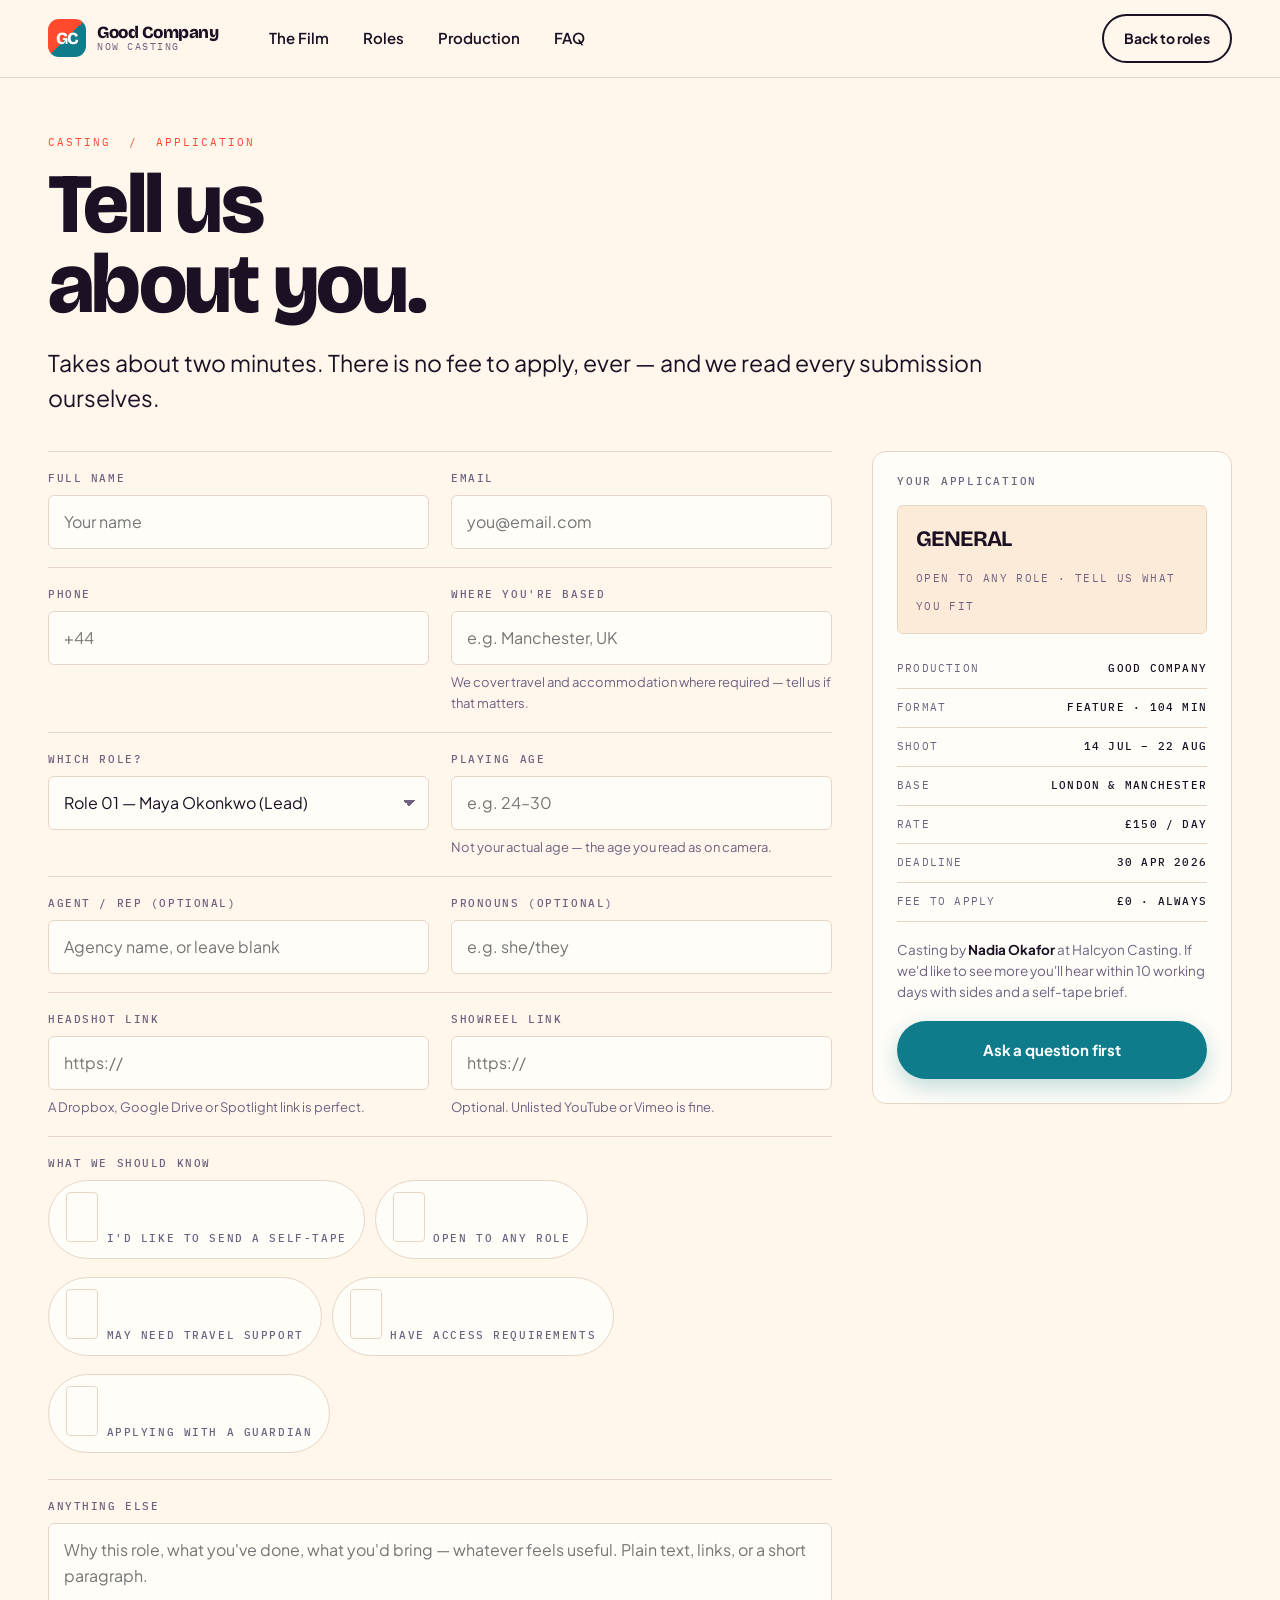
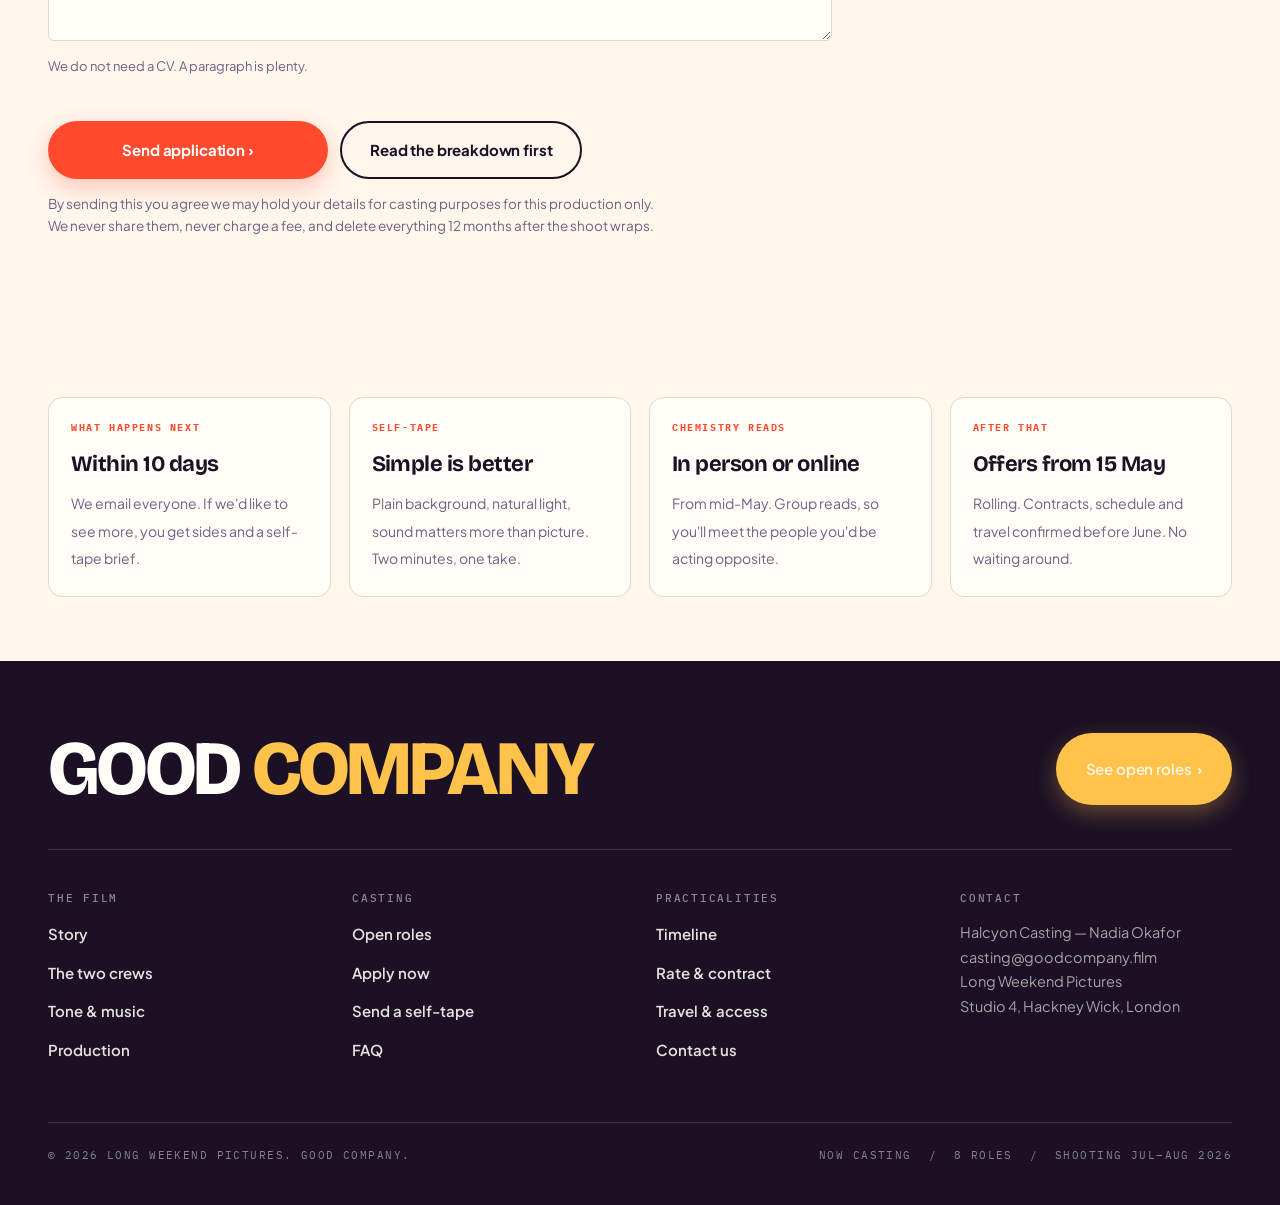
<file: apply.html>
<!DOCTYPE html>
<html lang="en">
<head>
<meta charset="utf-8">
<meta name="viewport" content="width=device-width, initial-scale=1, viewport-fit=cover">
<title>Apply — GOOD COMPANY Casting</title>
<meta name="description" content="Apply for a role in GOOD COMPANY. No fee, no agent required. Self-tapes welcome. Submissions close 30 April 2026.">
<meta name="theme-color" content="#FF4A2E">
<link rel="preconnect" href="https://fonts.googleapis.com">
<link rel="preconnect" href="https://fonts.gstatic.com" crossorigin>
<link href="https://fonts.googleapis.com/css2?family=Bricolage+Grotesque:opsz,wght@12..96,400..800&family=Plus+Jakarta+Sans:wght@400;500;600;700&family=IBM+Plex+Mono:wght@400;500&display=swap" rel="stylesheet">
<link rel="stylesheet" href="styles.css">
</head>
<body>

<nav class="nav">
  <div class="nav__in">
    <a class="brand" href="index.html">
      <div class="brand__mark"><span>GC</span></div>
      <div class="brand__txt"><b>Good Company</b><i>Now Casting</i></div>
    </a>
    <div class="nav__links">
      <a href="index.html" data-nav="index.html">The Film</a>
      <a href="roles.html" data-nav="roles.html">Roles</a>
      <a href="production.html" data-nav="production.html">Production</a>
      <a href="production.html#faq">FAQ</a>
    </div>
    <div class="nav__cta">
      <a class="btn btn--ghost btn--sm" href="roles.html">Back to roles</a>
    </div>
  </div>
</nav>

<header class="section" style="padding-top:56px; padding-bottom:36px">
  <div class="wrap">
    <p class="eyebrow">Casting &nbsp;/&nbsp; Application</p>
    <h1 class="h-lg" style="max-width:16ch">Tell us<br>about you.</h1>
    <p class="lede" style="margin-top:22px">
      Takes about two minutes. There is no fee to apply, ever &mdash; and we read every submission ourselves.
    </p>
  </div>
</header>

<section class="section" style="padding-top:0">
  <div class="wrap">
    <div id="applyOut" hidden></div>

    <div class="apply-layout">
      <!-- ====== FORM ====== -->
      <form class="form" id="applyForm" novalidate>
        <div class="form__row">
          <div class="field">
            <label for="aName">Full name</label>
            <input id="aName" type="text" required autocomplete="name" placeholder="Your name">
          </div>
          <div class="field">
            <label for="aEmail">Email</label>
            <input id="aEmail" type="email" required autocomplete="email" placeholder="you@email.com">
          </div>
        </div>

        <div class="form__row">
          <div class="field">
            <label for="aPhone">Phone</label>
            <input id="aPhone" type="tel" autocomplete="tel" placeholder="+44">
          </div>
          <div class="field">
            <label for="aLocation">Where you&#39;re based</label>
            <input id="aLocation" type="text" placeholder="e.g. Manchester, UK">
            <span class="hint">We cover travel and accommodation where required &mdash; tell us if that matters.</span>
          </div>
        </div>

        <div class="form__row">
          <div class="field">
            <label for="aRole">Which role?</label>
            <select id="aRole" name="role"></select>
          </div>
          <div class="field">
            <label for="aAge">Playing age</label>
            <input id="aAge" type="text" placeholder="e.g. 24&ndash;30">
            <span class="hint">Not your actual age &mdash; the age you read as on camera.</span>
          </div>
        </div>

        <div class="form__row">
          <div class="field">
            <label for="aAgent">Agent / rep (optional)</label>
            <input id="aAgent" type="text" placeholder="Agency name, or leave blank">
          </div>
          <div class="field">
            <label for="aPronouns">Pronouns (optional)</label>
            <input id="aPronouns" type="text" placeholder="e.g. she/they">
          </div>
        </div>

        <div class="form__row">
          <div class="field">
            <label for="aHeadshot">Headshot link</label>
            <input id="aHeadshot" type="url" placeholder="https://">
            <span class="hint">A Dropbox, Google Drive or Spotlight link is perfect.</span>
          </div>
          <div class="field">
            <label for="aReel">Showreel link</label>
            <input id="aReel" type="url" placeholder="https://">
            <span class="hint">Optional. Unlisted YouTube or Vimeo is fine.</span>
          </div>
        </div>

        <div class="form__row form__row--full">
          <div class="field">
            <label>What we should know</label>
            <div class="checks" style="margin-top:6px">
              <label class="check"><input id="aTape" type="checkbox" name="opt" value="selftape"> I&#39;d like to send a self-tape</label>
              <label class="check"><input type="checkbox" name="opt" value="any"> Open to any role</label>
              <label class="check"><input type="checkbox" name="opt" value="travel"> May need travel support</label>
              <label class="check"><input type="checkbox" name="opt" value="access"> Have access requirements</label>
              <label class="check"><input type="checkbox" name="opt" value="under18"> Applying with a guardian</label>
            </div>
          </div>
        </div>

        <div class="form__row form__row--full">
          <div class="field">
            <label for="aNote">Anything else</label>
            <textarea id="aNote" placeholder="Why this role, what you&#39;ve done, what you&#39;d bring &mdash; whatever feels useful. Plain text, links, or a short paragraph."></textarea>
            <span class="hint">We do not need a CV. A paragraph is plenty.</span>
          </div>
        </div>

        <div class="form-actions">
          <button class="btn btn--primary btn--wide" type="submit" style="max-width:280px">Send application &rsaquo;</button>
          <a class="btn btn--ghost" href="roles.html">Read the breakdown first</a>
        </div>
        <p style="margin:8px 0 0; color:var(--muted); font-size:13.5px; max-width:62ch">
          By sending this you agree we may hold your details for casting purposes for this production only.
          We never share them, never charge a fee, and delete everything 12 months after the shoot wraps.
        </p>
      </form>

      <!-- ====== SUMMARY ====== -->
      <aside class="summary">
        <h3>Your application</h3>
        <div class="summary__role" id="sumRole">
          <b>General</b>
          <span>Open to any role</span>
        </div>
        <dl>
          <div class="row"><dt>Production</dt><dd><b>Good Company</b></dd></div>
          <div class="row"><dt>Format</dt><dd><b>Feature &middot; 104 min</b></dd></div>
          <div class="row"><dt>Shoot</dt><dd><b>14 Jul &ndash; 22 Aug</b></dd></div>
          <div class="row"><dt>Base</dt><dd><b>London &amp; Manchester</b></dd></div>
          <div class="row"><dt>Rate</dt><dd><b>&pound;150 / day</b></dd></div>
          <div class="row"><dt>Deadline</dt><dd><b>30 Apr 2026</b></dd></div>
          <div class="row"><dt>Fee to apply</dt><dd><b>&pound;0 &middot; Always</b></dd></div>
        </dl>
        <p style="margin:18px 0 0; color:var(--muted); font-size:13.5px; line-height:1.55">
          Casting by <strong style="color:var(--ink)">Nadia Okafor</strong> at Halcyon Casting.
          If we&#39;d like to see more you&#39;ll hear within 10 working days with sides and a self-tape brief.
        </p>
        <a class="btn btn--teal btn--wide" style="margin-top:18px" href="production.html#contact">Ask a question first</a>
      </aside>
    </div>
  </div>
</section>

<section class="section section--tight">
  <div class="wrap">
    <div class="spec-grid">
      <div class="spec">
        <b>What happens next</b>
        <strong>Within 10 days</strong>
        <span>We email everyone. If we&#39;d like to see more, you get sides and a self-tape brief.</span>
      </div>
      <div class="spec">
        <b>Self-tape</b>
        <strong>Simple is better</strong>
        <span>Plain background, natural light, sound matters more than picture. Two minutes, one take.</span>
      </div>
      <div class="spec">
        <b>Chemistry reads</b>
        <strong>In person or online</strong>
        <span>From mid-May. Group reads, so you&#39;ll meet the people you&#39;d be acting opposite.</span>
      </div>
      <div class="spec">
        <b>After that</b>
        <strong>Offers from 15 May</strong>
        <span>Rolling. Contracts, schedule and travel confirmed before June. No waiting around.</span>
      </div>
    </div>
  </div>
</section>

<footer class="footer">
  <div class="wrap">
    <div class="footer__top">
      <h2>Good <em>Company</em></h2>
      <a class="btn btn--sun" href="roles.html">See open roles &nbsp;&rsaquo;</a>
    </div>
    <div class="footer__cols">
      <section>
        <h4>The Film</h4>
        <ul>
          <li><a href="index.html#story">Story</a></li>
          <li><a href="index.html#crews">The two crews</a></li>
          <li><a href="index.html#tone">Tone &amp; music</a></li>
          <li><a href="production.html">Production</a></li>
        </ul>
      </section>
      <section>
        <h4>Casting</h4>
        <ul>
          <li><a href="roles.html">Open roles</a></li>
          <li><a href="apply.html">Apply now</a></li>
          <li><a href="apply.html?selftape=1">Send a self-tape</a></li>
          <li><a href="production.html#faq">FAQ</a></li>
        </ul>
      </section>
      <section>
        <h4>Practicalities</h4>
        <ul>
          <li><a href="production.html#timeline">Timeline</a></li>
          <li><a href="production.html#pay">Rate &amp; contract</a></li>
          <li><a href="production.html#travel">Travel &amp; access</a></li>
          <li><a href="production.html#contact">Contact us</a></li>
        </ul>
      </section>
      <section>
        <h4>Contact</h4>
        <address>
          Halcyon Casting &mdash; Nadia Okafor<br>
          casting@goodcompany.film<br>
          Long Weekend Pictures<br>
          Studio 4, Hackney Wick, London
        </address>
      </section>
    </div>
    <div class="footer__foot">
      <span>&copy; 2026 Long Weekend Pictures. Good Company.</span>
      <span>Now casting &nbsp;/&nbsp; 8 roles &nbsp;/&nbsp; Shooting Jul&ndash;Aug 2026</span>
    </div>
  </div>
</footer>

<script src="app.js"></script>
</body>
</html>
</file>
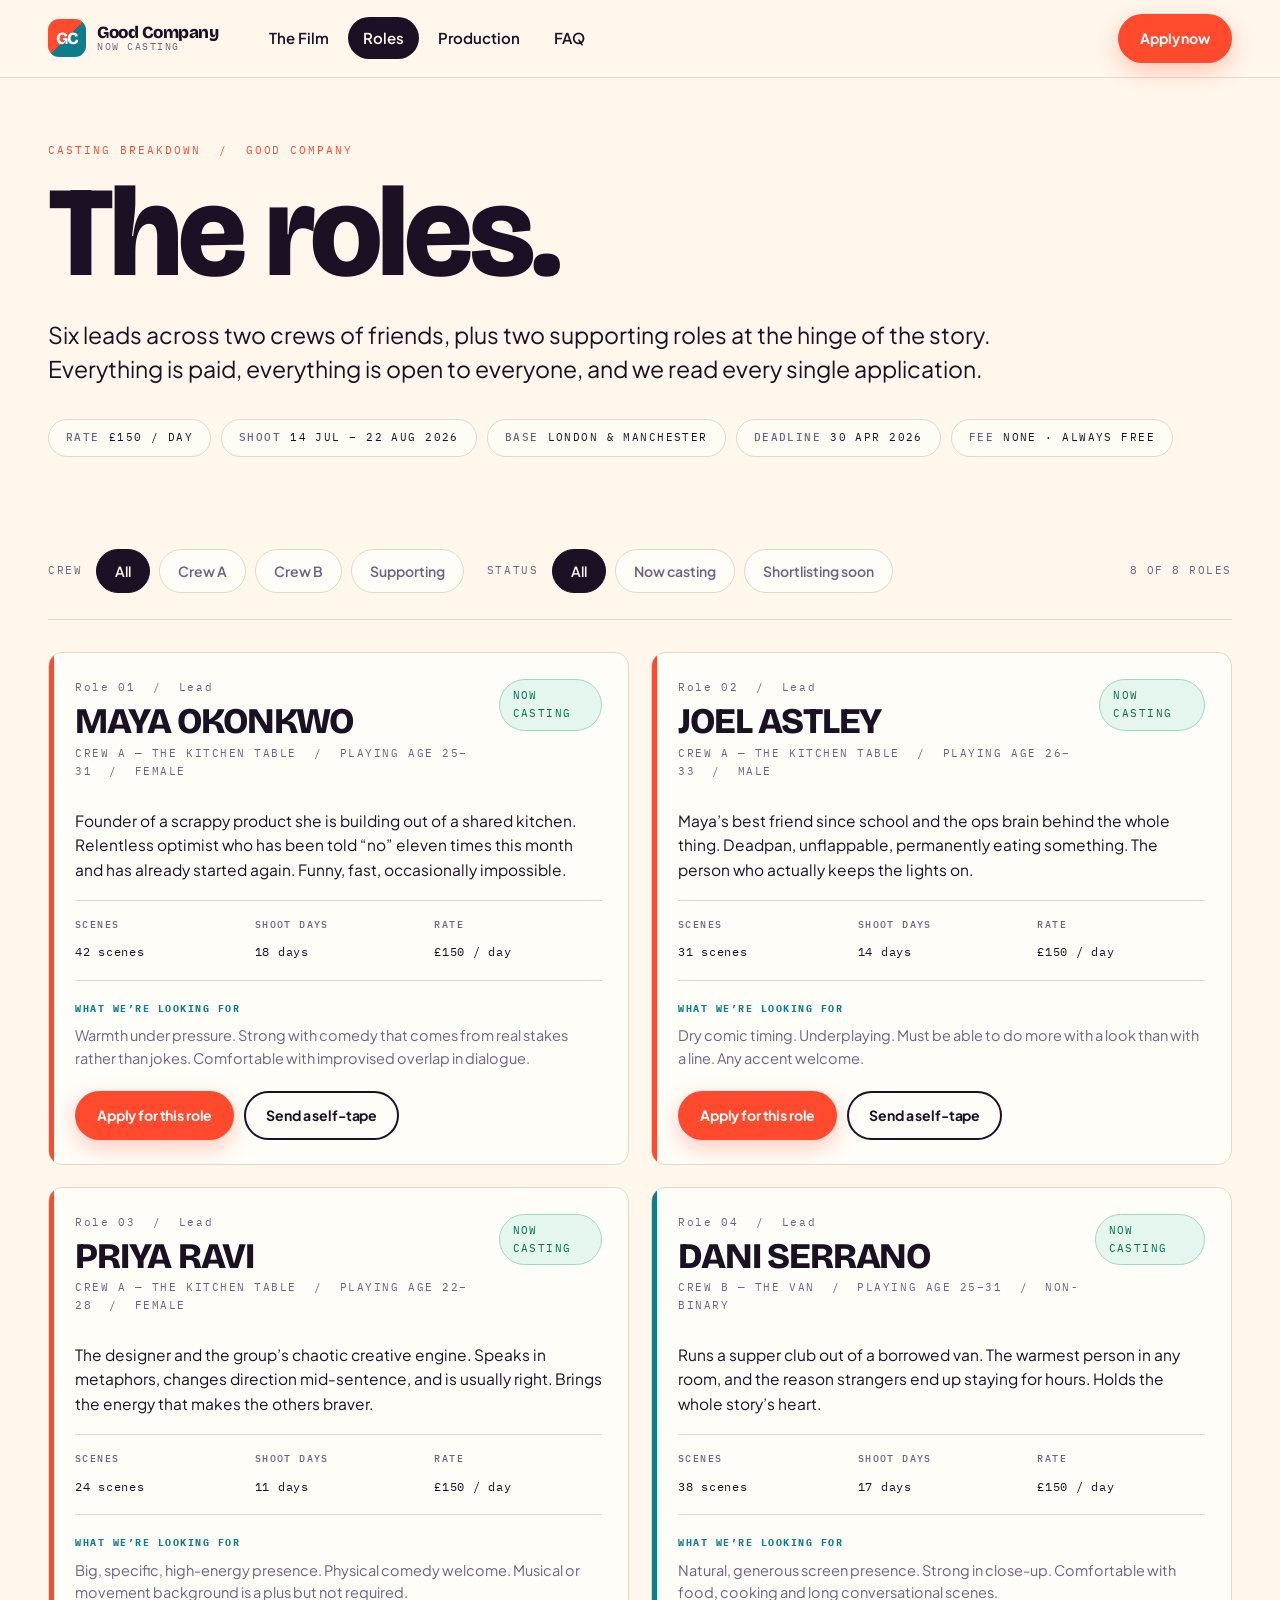
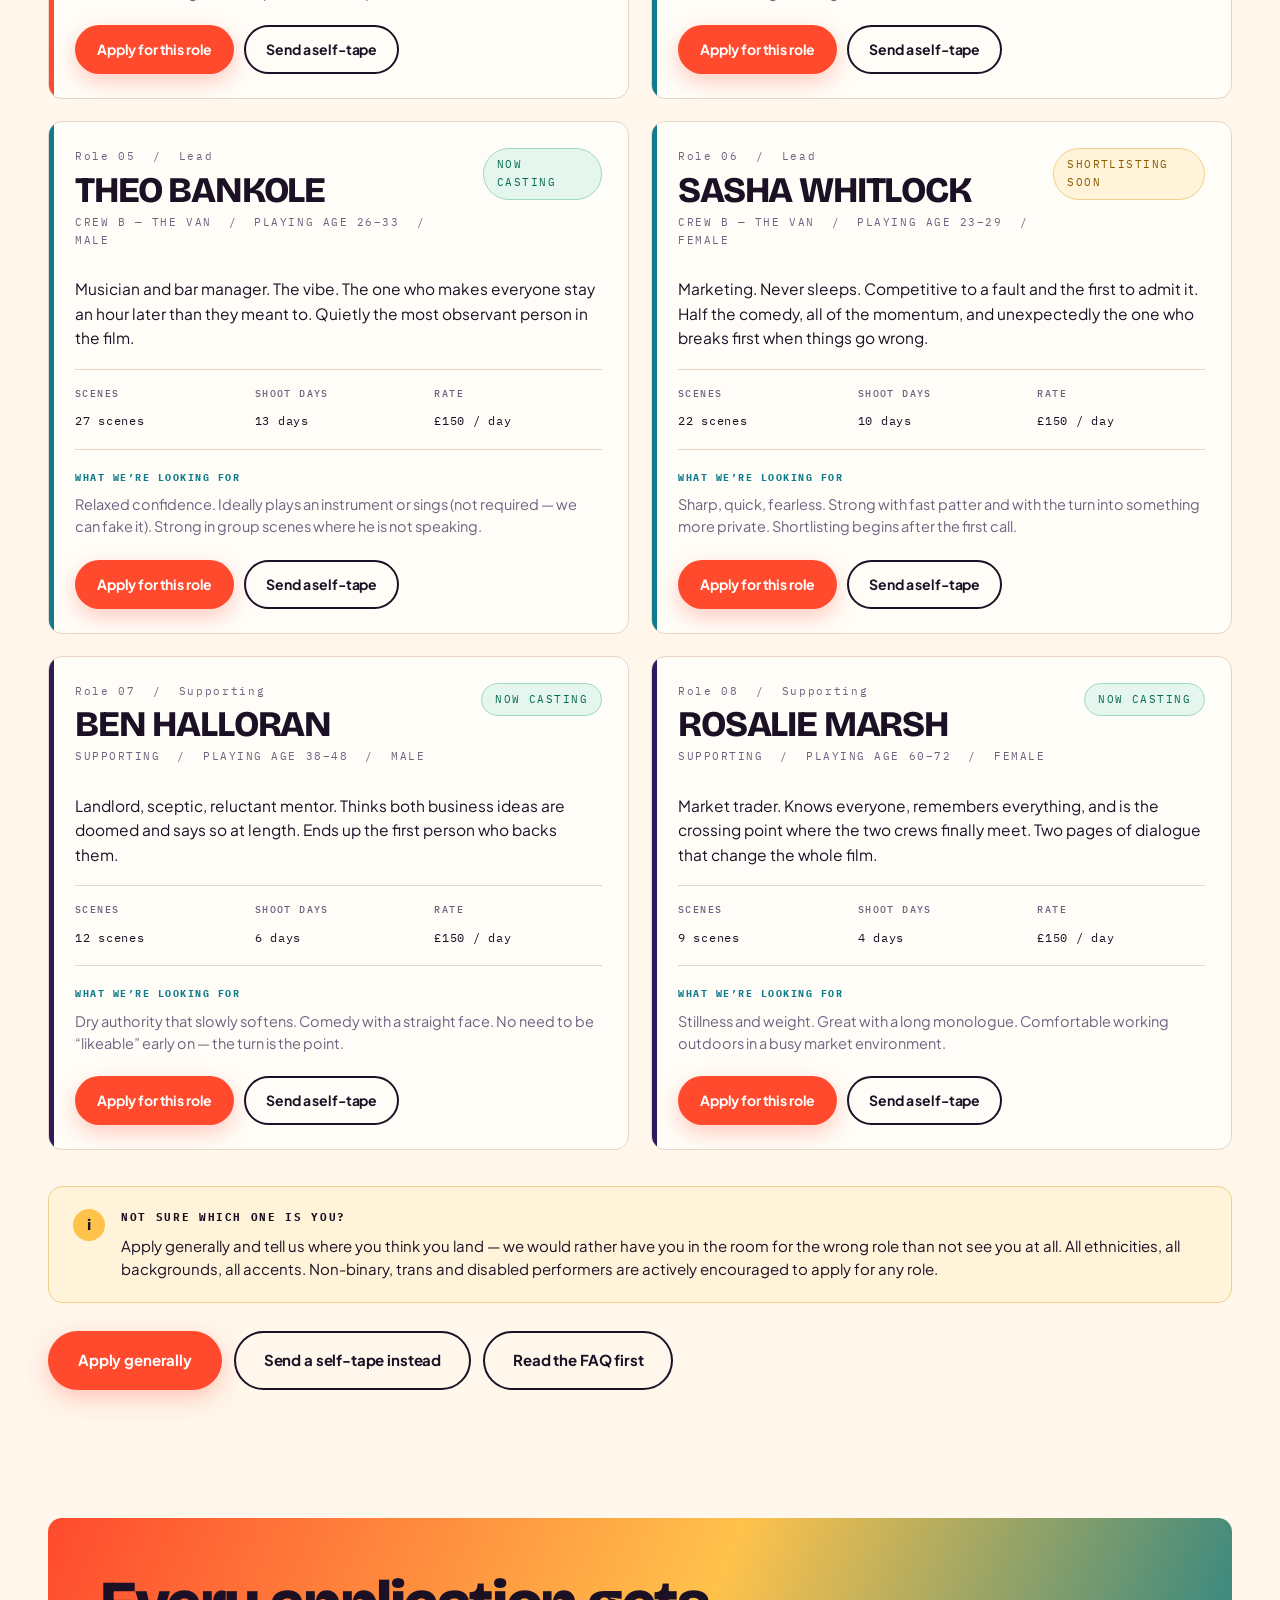
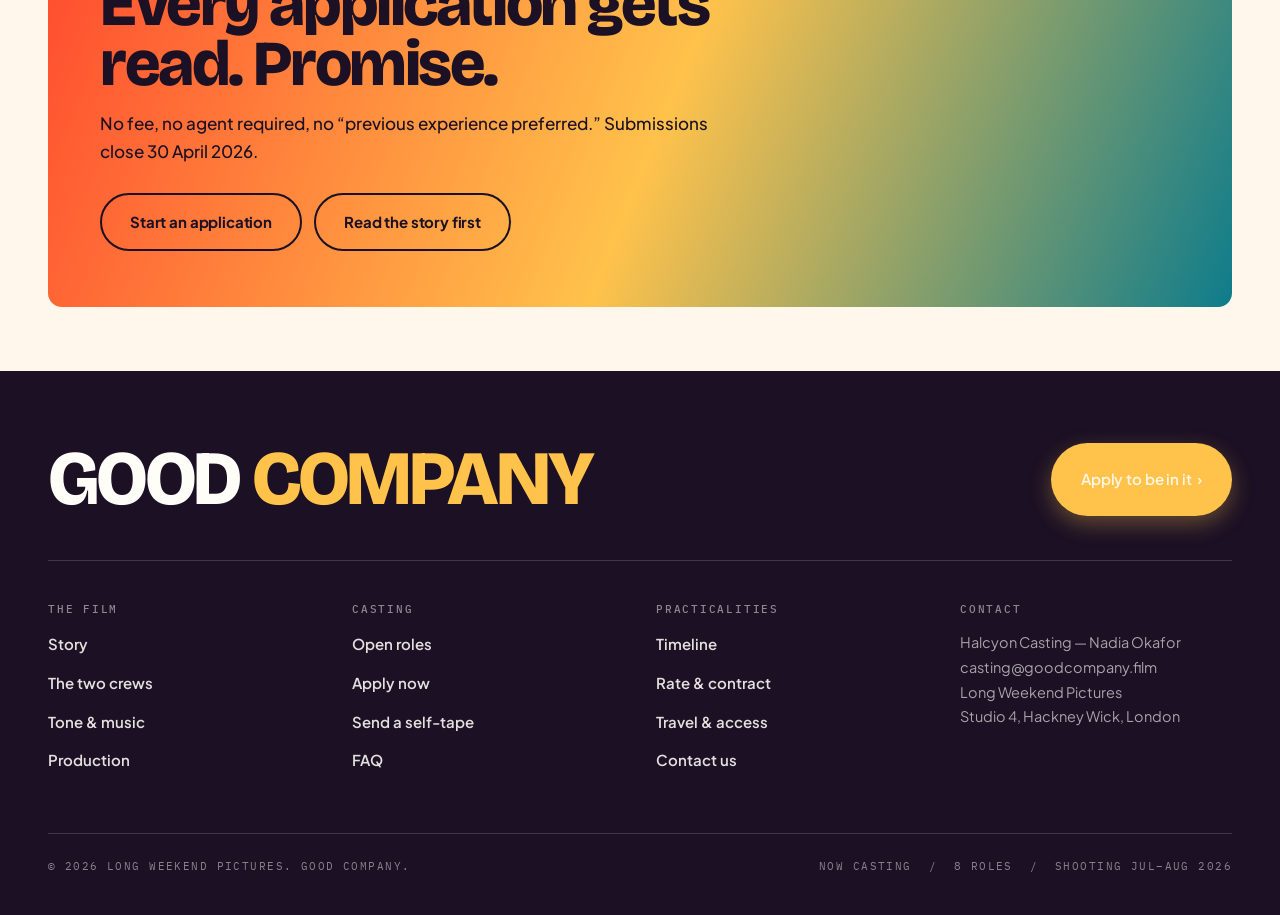
<file: roles.html>
<!DOCTYPE html>
<html lang="en">
<head>
<meta charset="utf-8">
<meta name="viewport" content="width=device-width, initial-scale=1, viewport-fit=cover">
<title>Open Roles — GOOD COMPANY Casting</title>
<meta name="description" content="Eight roles now casting for GOOD COMPANY: six leads across two crews of friends, plus two supporting roles. Paid at &pound;150 per day. Shooting summer 2026.">
<meta name="theme-color" content="#FF4A2E">
<link rel="preconnect" href="https://fonts.googleapis.com">
<link rel="preconnect" href="https://fonts.gstatic.com" crossorigin>
<link href="https://fonts.googleapis.com/css2?family=Bricolage+Grotesque:opsz,wght@12..96,400..800&family=Plus+Jakarta+Sans:wght@400;500;600;700&family=IBM+Plex+Mono:wght@400;500&display=swap" rel="stylesheet">
<link rel="stylesheet" href="styles.css">
</head>
<body>

<nav class="nav">
  <div class="nav__in">
    <a class="brand" href="index.html">
      <div class="brand__mark"><span>GC</span></div>
      <div class="brand__txt"><b>Good Company</b><i>Now Casting</i></div>
    </a>
    <div class="nav__links">
      <a href="index.html" data-nav="index.html">The Film</a>
      <a href="roles.html" data-nav="roles.html">Roles</a>
      <a href="production.html" data-nav="production.html">Production</a>
      <a href="production.html#faq">FAQ</a>
    </div>
    <div class="nav__cta">
      <a class="btn btn--primary btn--sm" href="apply.html">Apply now</a>
    </div>
  </div>
</nav>

<header class="section" style="padding-top:64px; padding-bottom:0">
  <div class="wrap">
    <p class="eyebrow">Casting breakdown &nbsp;/&nbsp; GOOD COMPANY</p>
    <h1 class="h-xl" style="max-width:16ch">The roles.</h1>
    <p class="lede" style="margin-top:24px">
      Six leads across two crews of friends, plus two supporting roles at the hinge of the story.
      Everything is paid, everything is open to everyone, and we read every single application.
    </p>

    <div class="hero__facts" style="justify-content:flex-start; margin:32px 0 8px">
      <div class="fact"><b>Rate</b><span>&pound;150 / day</span></div>
      <div class="fact"><b>Shoot</b><span>14 Jul &ndash; 22 Aug 2026</span></div>
      <div class="fact"><b>Base</b><span>London &amp; Manchester</span></div>
      <div class="fact"><b>Deadline</b><span>30 Apr 2026</span></div>
      <div class="fact"><b>Fee</b><span>None &middot; Always free</span></div>
    </div>
  </div>
</header>

<section class="section section--tight">
  <div class="wrap">
    <div class="filters">
      <span class="filters__lbl">Crew</span>
      <button class="chip is-on" type="button" data-filter="group" data-value="all">All</button>
      <button class="chip" type="button" data-filter="group" data-value="a">Crew A</button>
      <button class="chip" type="button" data-filter="group" data-value="b">Crew B</button>
      <button class="chip" type="button" data-filter="group" data-value="s">Supporting</button>

      <span class="filters__lbl" style="margin-left:14px">Status</span>
      <button class="chip is-on" type="button" data-filter="status" data-value="all">All</button>
      <button class="chip" type="button" data-filter="status" data-value="open">Now casting</button>
      <button class="chip" type="button" data-filter="status" data-value="soon">Shortlisting soon</button>

      <span class="filters__count" id="roleCount">8 of 8 roles</span>
    </div>

    <div class="roles" id="roleHost"></div>

    <div class="alert alert--info" style="margin-top:36px">
      <div class="alert__icon">i</div>
      <div>
        <b>Not sure which one is you?</b>
        <p>
          Apply generally and tell us where you think you land &mdash; we would rather have you in the room
          for the wrong role than not see you at all. All ethnicities, all backgrounds, all accents.
          Non-binary, trans and disabled performers are actively encouraged to apply for any role.
        </p>
      </div>
    </div>

    <div style="display:flex; gap:12px; flex-wrap:wrap">
      <a class="btn btn--primary" href="apply.html">Apply generally</a>
      <a class="btn btn--ghost" href="apply.html?selftape=1">Send a self-tape instead</a>
      <a class="btn btn--ghost" href="production.html#faq">Read the FAQ first</a>
    </div>
  </div>
</section>

<section class="section section--tight">
  <div class="wrap">
    <div class="cta">
      <h2>Every application gets read. Promise.</h2>
      <p>No fee, no agent required, no &ldquo;previous experience preferred.&rdquo; Submissions close 30 April 2026.</p>
      <div class="cta__acts">
        <a class="btn btn--ghost" href="apply.html">Start an application</a>
        <a class="btn btn--ghost" href="index.html#story">Read the story first</a>
      </div>
    </div>
  </div>
</section>

<footer class="footer">
  <div class="wrap">
    <div class="footer__top">
      <h2>Good <em>Company</em></h2>
      <a class="btn btn--sun" href="apply.html">Apply to be in it &nbsp;&rsaquo;</a>
    </div>
    <div class="footer__cols">
      <section>
        <h4>The Film</h4>
        <ul>
          <li><a href="index.html#story">Story</a></li>
          <li><a href="index.html#crews">The two crews</a></li>
          <li><a href="index.html#tone">Tone &amp; music</a></li>
          <li><a href="production.html">Production</a></li>
        </ul>
      </section>
      <section>
        <h4>Casting</h4>
        <ul>
          <li><a href="roles.html">Open roles</a></li>
          <li><a href="apply.html">Apply now</a></li>
          <li><a href="apply.html?selftape=1">Send a self-tape</a></li>
          <li><a href="production.html#faq">FAQ</a></li>
        </ul>
      </section>
      <section>
        <h4>Practicalities</h4>
        <ul>
          <li><a href="production.html#timeline">Timeline</a></li>
          <li><a href="production.html#pay">Rate &amp; contract</a></li>
          <li><a href="production.html#travel">Travel &amp; access</a></li>
          <li><a href="production.html#contact">Contact us</a></li>
        </ul>
      </section>
      <section>
        <h4>Contact</h4>
        <address>
          Halcyon Casting &mdash; Nadia Okafor<br>
          casting@goodcompany.film<br>
          Long Weekend Pictures<br>
          Studio 4, Hackney Wick, London
        </address>
      </section>
    </div>
    <div class="footer__foot">
      <span>&copy; 2026 Long Weekend Pictures. Good Company.</span>
      <span>Now casting &nbsp;/&nbsp; 8 roles &nbsp;/&nbsp; Shooting Jul&ndash;Aug 2026</span>
    </div>
  </div>
</footer>

<script src="app.js"></script>
</body>
</html>
</file>
<file: styles.css>
/* ============================================================
   GOOD COMPANY — casting call
   Two crews that converge. Warm, upbeat, editorial.
   ============================================================ */

:root{
  --paper:#FFF6EC;
  --paper-2:#FDEBDA;
  --ink:#1B1024;
  --coral:#FF4A2E;
  --coral-dk:#E23A20;
  --teal:#0E7C8B;
  --teal-dk:#0A6270;
  --marigold:#FFC24B;
  --plum:#2E1A5E;
  --mint:#CFEFE2;
  --blush:#FFD9CE;
  --sky:#D8E9FF;
  --muted:#6F6280;
  --line:#E7D6C6;
  --white:#FFFDF8;

  --display:"Bricolage Grotesque","Archivo Black",system-ui,sans-serif;
  --body:"Plus Jakarta Sans",Inter,system-ui,sans-serif;
  --mono:"IBM Plex Mono",ui-monospace,monospace;

  --pad:48px;
  --gutter:32px;
  --r-s:6px;
  --r-m:14px;
  --ease:cubic-bezier(.22,1,.36,1);
  --ease-soft:cubic-bezier(.4,0,.2,1);
}
@media (max-width:1199px){ :root{ --pad:32px; --gutter:24px } }
@media (max-width:767px){ :root{ --pad:20px; --gutter:16px } }

*,*::before,*::after{box-sizing:border-box}
html{-webkit-text-size-adjust:100%; scroll-behavior:smooth}
body{
  margin:0; background:var(--paper); color:var(--ink);
  font-family:var(--body); font-size:17px; line-height:1.62;
  -webkit-font-smoothing:antialiased; overflow-x:hidden;
}
img{display:block; max-width:100%}
[hidden]{display:none !important}
button{font:inherit; color:inherit; background:none; border:0; cursor:pointer}
input,select,textarea{font:inherit; color:inherit}
a{color:inherit}
:focus-visible{outline:3px solid var(--coral); outline-offset:3px; border-radius:2px}

.u-mono{font-family:var(--mono); font-size:11px; letter-spacing:.16em; text-transform:uppercase; line-height:1.3}
.u-sr{position:absolute; width:1px; height:1px; padding:0; margin:-1px; overflow:hidden; clip:rect(0 0 0 0); white-space:nowrap; border:0}
.u-mute{color:var(--mute)}
.u-wrap{overflow-wrap:anywhere}

/* ---------- shared layout ---------- */
.wrap{max-width:1320px; margin:0 auto; padding:0 var(--pad)}
.section{padding:96px 0}
.section--tight{padding:64px 0}
@media (max-width:767px){ .section{padding:64px 0} }

.rule{height:1px; background:var(--line); border:0; margin:0}

.eyebrow{
  font-family:var(--mono); font-size:11px; letter-spacing:.18em; text-transform:uppercase;
  color:var(--coral); margin:0 0 14px;
}
.eyebrow--teal{color:var(--teal)}
.eyebrow--ink{color:var(--ink); opacity:.55}

h1,h2,h3,h4{margin:0; font-family:var(--display); font-weight:800; letter-spacing:-.032em; line-height:.94}
.h-xl{font-size:clamp(52px,10vw,148px)}
.h-lg{font-size:clamp(40px,6.6vw,92px)}
.h-md{font-size:clamp(28px,3.8vw,52px)}
.h-sm{font-size:clamp(21px,2.4vw,30px); letter-spacing:-.022em}

.lede{font-size:clamp(18px,2vw,23px); line-height:1.5; max-width:60ch; margin:0}
.p{margin:0 0 18px; max-width:66ch}
.p:last-child{margin-bottom:0}

/* ---------- buttons ---------- */
.btn{
  display:inline-flex; align-items:center; justify-content:center; gap:10px;
  font-family:var(--body); font-size:15px; font-weight:700; letter-spacing:-.01em;
  padding:15px 28px; min-height:52px; border-radius:100px; text-decoration:none;
  border:2px solid transparent; cursor:pointer;
  transition:transform .18s var(--ease), background-color .18s, color .18s, border-color .18s, box-shadow .18s;
}
.btn:hover{transform:translateY(-2px)}
.btn:active{transform:translateY(0)}
.btn--primary{background:var(--coral); color:#fff; box-shadow:0 8px 22px rgba(255,74,46,.28)}
.btn--primary:hover{background:var(--coral-dk); box-shadow:0 12px 30px rgba(255,74,46,.36)}
.btn--teal{background:var(--teal); color:#fff; box-shadow:0 8px 22px rgba(14,124,139,.26)}
.btn--teal:hover{background:var(--teal-dk)}
.btn--sun{background:var(--marigold); color:var(--ink); box-shadow:0 8px 22px rgba(255,194,75,.32)}
.btn--sun:hover{filter:brightness(1.05)}
.btn--ghost{background:transparent; color:var(--ink); border-color:var(--ink)}
.btn--ghost:hover{background:var(--ink); color:var(--paper)}
.btn--ghost-l{background:transparent; color:var(--white); border-color:rgba(255,253,248,.5)}
.btn--ghost-l:hover{background:var(--white); color:var(--ink)}
.btn--sm{padding:11px 20px; min-height:44px; font-size:14px}
.btn--wide{width:100%}

.tag{
  display:inline-flex; align-items:center; gap:7px;
  font-family:var(--mono); font-size:11px; letter-spacing:.13em; text-transform:uppercase;
  padding:7px 13px; border-radius:100px; border:1.5px solid var(--line); color:var(--muted);
  background:var(--white);
}
.tag--open{color:#0B6B4F; border-color:#9FD9C2; background:#E4F6EE}
.tag--soon{color:#8A5A00; border-color:#F0D089; background:#FFF3D9}
.tag--closed{color:var(--muted); border-color:var(--line); background:var(--paper-2)}
.tag--coral{color:var(--coral); border-color:#FFC3B4; background:#FFEDE8}
.tag--teal{color:var(--teal); border-color:#A8D8DE; background:#E3F4F6}
.tag--plum{color:var(--plum); border-color:#C9B9EC; background:#EFE9FB}

.pill-count{
  font-family:var(--mono); font-size:11px; letter-spacing:.06em;
  background:var(--coral); color:#fff; border-radius:100px; padding:3px 9px; font-weight:500;
}

/* ============================================================
   NAV
   ============================================================ */
.nav{
  position:sticky; top:0; z-index:60;
  background:rgba(255,246,236,.88); backdrop-filter:blur(14px) saturate(1.4);
  border-bottom:1px solid var(--line);
}
.nav__in{
  max-width:1320px; margin:0 auto; padding:14px var(--pad);
  display:flex; align-items:center; gap:28px;
}
.brand{
  display:flex; align-items:center; gap:11px; text-decoration:none; flex-shrink:0;
}
.brand__mark{
  width:38px; height:38px; border-radius:11px; position:relative; overflow:hidden;
  background:linear-gradient(135deg,var(--coral) 0 50%, var(--teal) 50% 100%);
  display:grid; place-items:center;
}
.brand__mark span{
  font-family:var(--display); font-weight:800; font-size:17px; color:#fff; letter-spacing:-.04em;
  line-height:1;
}
.brand__txt{display:flex; flex-direction:column; line-height:1.05}
.brand__txt b{font-family:var(--display); font-weight:800; font-size:17px; letter-spacing:-.028em}
.brand__txt i{font-style:normal; font-family:var(--mono); font-size:9.5px; letter-spacing:.16em; text-transform:uppercase; color:var(--muted)}

.nav__links{display:flex; align-items:center; gap:4px; margin-left:8px}
.nav__links a{
  text-decoration:none; font-size:15px; font-weight:600; padding:9px 15px; border-radius:100px;
  transition:background-color .18s, color .18s;
}
.nav__links a:hover{background:var(--paper-2)}
.nav__links a.is-on{background:var(--ink); color:var(--paper)}
.nav__cta{margin-left:auto; display:flex; align-items:center; gap:10px}
@media (max-width:1000px){ .nav__links{display:none} .brand__txt{display:none} }

/* ============================================================
   HERO — two crews converge
   ============================================================ */
.hero{position:relative; overflow:hidden; background:var(--paper)}
.hero__split{position:absolute; inset:0; display:grid; grid-template-columns:1fr 1fr}
.hero__side{position:relative; overflow:hidden}
.hero__side img{
  width:100%; height:100%; object-fit:cover;
  filter:saturate(1.12) contrast(1.03);
}
.hero__side::after{content:""; position:absolute; inset:0}
.hero__side--a::after{
  background:linear-gradient(115deg, rgba(255,74,46,.62) 0%, rgba(255,194,75,.34) 62%, rgba(255,246,236,.1) 100%);
}
.hero__side--b::after{
  background:linear-gradient(245deg, rgba(14,124,139,.62) 0%, rgba(216,233,255,.3) 62%, rgba(255,246,236,.1) 100%);
}
.hero__seam{
  position:absolute; top:0; bottom:0; left:50%; width:5px; transform:translateX(-50%);
  background:linear-gradient(180deg,#FF4A2E 0%, #FFC24B 46%, #14B8C4 100%);
  z-index:3;
  box-shadow:0 0 22px rgba(255,194,75,.7), 0 0 60px rgba(255,74,46,.35);
}
.hero__veil{
  position:absolute; inset:0; z-index:2;
  background:
    radial-gradient(ellipse 78% 46% at 50% 52%, rgba(255,246,236,.72) 0%, rgba(255,246,236,.34) 52%, rgba(255,246,236,0) 78%),
    linear-gradient(180deg, rgba(255,246,236,.58) 0%, rgba(255,246,236,.1) 26%, rgba(255,246,236,.2) 62%, rgba(255,246,236,.97) 100%);
}

.hero__body{position:relative; z-index:4; padding:104px 0 64px; text-align:center}
.hero__badge{
  display:inline-flex; align-items:center; gap:10px; margin-bottom:26px;
  background:var(--white); border:1.5px solid var(--line); border-radius:100px;
  padding:8px 8px 8px 8px; box-shadow:0 6px 20px rgba(27,16,36,.09);
}
.hero__badge .dot{width:9px; height:9px; border-radius:50%; background:#12B76A; margin-left:8px;
  box-shadow:0 0 0 4px rgba(18,183,106,.2); animation:pulse 1.9s ease-in-out infinite}
@keyframes pulse{0%,100%{opacity:1}50%{opacity:.45}}
.hero__badge .u-mono{color:var(--ink); margin-right:8px}

.hero h1{
  font-size:clamp(56px,12.5vw,196px); line-height:.84; letter-spacing:-.055em;
  margin:0 0 26px; text-transform:uppercase;
  text-shadow:0 2px 22px rgba(255,246,236,.85), 0 0 60px rgba(255,246,236,.7);
}
.hero h1 em{
  font-style:normal; display:inline-block;
  background:linear-gradient(96deg,var(--coral) 0%, var(--marigold) 46%, var(--teal) 100%);
  -webkit-background-clip:text; background-clip:text; color:transparent;
}
.hero__log{
  margin:0 auto 30px; max-width:54ch; font-size:clamp(17px,2.1vw,23px); line-height:1.5;
  text-shadow:0 1px 14px rgba(255,246,236,.98), 0 0 38px rgba(255,246,236,.92), 0 0 72px rgba(255,246,236,.8);
}
.hero__acts{display:flex; gap:12px; justify-content:center; flex-wrap:wrap; margin-bottom:34px}

.hero__facts{
  display:flex; gap:10px; justify-content:center; flex-wrap:wrap;
}
.fact{
  background:rgba(255,253,248,.9); border:1.5px solid var(--line); border-radius:100px;
  padding:9px 17px; display:flex; align-items:center; gap:9px;
}
.fact b{font-family:var(--mono); font-size:11px; letter-spacing:.13em; text-transform:uppercase; font-weight:500; color:var(--muted)}
.fact span{font-family:var(--mono); font-size:11px; letter-spacing:.13em; text-transform:uppercase; color:var(--ink)}

@media (max-width:767px){
  .hero__split{grid-template-columns:1fr; grid-template-rows:1fr 1fr}
  .hero__seam{left:0; right:0; top:50%; bottom:auto; width:auto; height:6px; transform:translateY(-50%)}
  .hero__body{padding:72px 0 48px}
}

/* ---------- marquee ticker ---------- */
.ticker{
  background:var(--ink); color:var(--paper); overflow:hidden;
  padding:15px 0; position:relative;
}
.ticker__track{
  display:flex; gap:44px; width:max-content;
  animation:slide 38s linear infinite;
}
.ticker__track span{
  font-family:var(--mono); font-size:12px; letter-spacing:.22em; text-transform:uppercase;
  white-space:nowrap; display:flex; align-items:center; gap:44px;
}
.ticker__track span::after{content:""; width:7px; height:7px; border-radius:50%; background:var(--marigold)}
@keyframes slide{from{transform:translateX(0)} to{transform:translateX(-50%)}}
@media (prefers-reduced-motion:reduce){ .ticker__track{animation:none} }

/* ============================================================
   CARDS / GRIDS
   ============================================================ */
.grid{display:grid; gap:var(--gutter)}
.grid--2{grid-template-columns:repeat(2,1fr)}
.grid--3{grid-template-columns:repeat(3,1fr)}
.grid--4{grid-template-columns:repeat(4,1fr)}
@media (max-width:1199px){ .grid--4{grid-template-columns:repeat(2,1fr)} .grid--3{grid-template-columns:repeat(2,1fr)} }
@media (max-width:767px){ .grid--2,.grid--3,.grid--4{grid-template-columns:1fr} }

.head{
  display:flex; align-items:flex-end; justify-content:space-between; gap:28px;
  flex-wrap:wrap; margin-bottom:44px;
}
.head p{margin:14px 0 0; max-width:52ch; color:var(--mute); font-size:16px}

.card{
  background:var(--white); border:1.5px solid var(--line); border-radius:var(--r-m);
  overflow:hidden; display:flex; flex-direction:column;
  transition:transform .28s var(--ease), border-color .28s, box-shadow .28s;
}
.card:hover{transform:translateY(-5px); border-color:var(--ink); box-shadow:0 18px 44px rgba(27,16,36,.11)}
.card__img{position:relative; aspect-ratio:16/10; overflow:hidden; background:var(--paper-2)}
.card__img img{width:100%; height:100%; object-fit:cover; transition:transform .55s var(--ease)}
.card:hover .card__img img{transform:scale(1.06)}
.card__tint{position:absolute; inset:0; mix-blend-mode:multiply}
.card__tint--a{background:linear-gradient(140deg, rgba(255,74,46,.42), rgba(255,194,75,.2))}
.card__tint--b{background:linear-gradient(220deg, rgba(14,124,139,.42), rgba(216,233,255,.2))}
.card__body{padding:22px 22px 24px; display:flex; flex-direction:column; flex:1}
.card__body h3{margin:0 0 8px; font-size:24px; letter-spacing:-.026em}
.card__body p{margin:0 0 18px; color:var(--mute); font-size:15px; line-height:1.55}
.card__foot{margin-top:auto; display:flex; align-items:center; justify-content:space-between; gap:12px; padding-top:16px; border-top:1.5px solid var(--line)}

/* crew chips */
.crew-chip{
  display:inline-flex; align-items:center; gap:8px;
  font-family:var(--mono); font-size:11px; letter-spacing:.13em; text-transform:uppercase;
  padding:6px 12px; border-radius:100px;
}
.crew-chip--a{background:var(--blush); color:#A82B12}
.crew-chip--b{background:var(--mint); color:#08535E}
.crew-chip--s{background:var(--sky); color:#25427A}
.crew-chip .swatch{width:9px; height:9px; border-radius:50%}
.crew-chip--a .swatch{background:var(--coral)}
.crew-chip--b .swatch{background:var(--teal)}
.crew-chip--s .swatch{background:var(--plum)}

/* ============================================================
   CONVERGE — the two crews section
   ============================================================ */
.converge{position:relative; overflow:hidden}
.converge__split{position:absolute; inset:0; display:grid; grid-template-columns:1fr 1fr}
.converge__split div:first-child{background:linear-gradient(180deg,#FFEDE8,#FFF6EC)}
.converge__split div:last-child{background:linear-gradient(180deg,#E3F4F6,#FFF6EC)}
.converge__in{position:relative; z-index:2}

.crew-panel{
  border-radius:var(--r-m); padding:30px 28px 28px; border:1.5px solid;
  display:flex; flex-direction:column; height:100%;
}
.crew-panel--a{background:rgba(255,253,248,.92); border-color:#FFC3B4}
.crew-panel--b{background:rgba(255,253,248,.92); border-color:#A8D8DE}
.crew-panel h3{font-size:clamp(26px,3vw,38px); margin:12px 0 10px}
.crew-panel > p{margin:0 0 22px; color:var(--mute); font-size:15px}
.crew-list{list-style:none; margin:0; padding:0}
.crew-list li{
  display:flex; gap:13px; align-items:baseline; padding:11px 0; border-top:1.5px solid var(--line);
}
.crew-list .nm{font-family:var(--display); font-weight:700; font-size:17px; letter-spacing:-.022em; min-width:88px}
.crew-list .rs{color:var(--muted); font-size:14px; line-height:1.45}

.merge{
  display:flex; align-items:center; justify-content:center; gap:16px;
  padding:22px 0 0;
}
.merge__line{
  flex:1; height:3px; border-radius:100px;
  background:linear-gradient(90deg,var(--coral),var(--marigold),var(--teal));
}
.merge__badge{
  font-family:var(--mono); font-size:11px; letter-spacing:.16em; text-transform:uppercase;
  background:var(--ink); color:var(--paper); border-radius:100px; padding:9px 18px; white-space:nowrap;
}

/* ============================================================
   STORY
   ============================================================ */
.story{background:var(--paper-2)}
.story__grid{display:grid; grid-template-columns:1.05fr .95fr; gap:56px; align-items:center}
@media (max-width:1000px){ .story__grid{grid-template-columns:1fr; gap:36px} }
.story__media{position:relative}
.story__media img{width:100%; aspect-ratio:4/3; object-fit:cover; border-radius:var(--r-m)}
.story__frame{
  position:absolute; inset:18px -18px -18px 18px; border:2px solid var(--ink);
  border-radius:var(--r-m); z-index:-1; opacity:.18;
}
.story__quote{
  margin:28px 0 0; padding:22px 24px; background:var(--white);
  border-left:5px solid var(--marigold); border-radius:0 var(--r-m) var(--r-m) 0;
}
.story__quote p{margin:0; font-family:var(--display); font-weight:600; font-size:20px; line-height:1.35; letter-spacing:-.022em}
.story__quote cite{display:block; margin-top:10px; font-style:normal; font-family:var(--mono); font-size:11px; letter-spacing:.15em; text-transform:uppercase; color:var(--muted)}

.beats{display:grid; gap:0; margin-top:36px}
.beat{
  display:grid; grid-template-columns:64px 1fr; gap:20px; padding:20px 0;
  border-top:1.5px solid var(--line);
}
.beat:last-child{border-bottom:1.5px solid var(--line)}
.beat__n{
  font-family:var(--mono); font-size:12px; letter-spacing:.14em; color:var(--coral); padding-top:4px;
}
.beat h4{font-size:20px; letter-spacing:-.022em; margin:0 0 6px}
.beat p{margin:0; color:var(--mute); font-size:15px}

/* ============================================================
   TONE & SOUND
   ============================================================ */
.tone{background:var(--plum); color:var(--white)}
.tone .eyebrow{color:var(--marigold)}
.tone .head p{color:rgba(255,253,248,.72)}
.tone h2{color:var(--white)}

.swatches{display:grid; grid-template-columns:repeat(6,1fr); gap:14px; margin-bottom:52px}
@media (max-width:900px){ .swatches{grid-template-columns:repeat(3,1fr)} }
@media (max-width:520px){ .swatches{grid-template-columns:repeat(2,1fr)} }
.swatch{
  border-radius:var(--r-m); overflow:hidden; border:1.5px solid rgba(255,253,248,.16);
  background:rgba(255,253,248,.05);
}
.swatch__chip{height:88px}
.swatch__meta{padding:12px 13px 14px}
.swatch__meta b{display:block; font-family:var(--mono); font-size:11px; letter-spacing:.13em; text-transform:uppercase; margin-bottom:4px}
.swatch__meta span{font-family:var(--mono); font-size:10px; letter-spacing:.11em; color:rgba(255,253,248,.55); text-transform:uppercase}

.player{
  background:rgba(255,253,248,.07); border:1.5px solid rgba(255,253,248,.16);
  border-radius:var(--r-m); padding:26px 28px;
  display:grid; grid-template-columns:auto 1fr auto; gap:22px; align-items:center;
}
@media (max-width:820px){ .player{grid-template-columns:1fr; gap:16px} }
.player__btn{
  width:64px; height:64px; border-radius:50%; background:var(--marigold); color:var(--plum);
  display:grid; place-items:center; flex-shrink:0;
  transition:transform .18s var(--ease), background-color .18s;
}
.player__btn:hover{transform:scale(1.07); background:#FFD070}
.player__btn svg{width:22px; height:22px}
.player__info b{display:block; font-family:var(--display); font-weight:700; font-size:21px; letter-spacing:-.024em; margin-bottom:5px}
.player__info span{display:block; font-family:var(--mono); font-size:11px; letter-spacing:.13em; text-transform:uppercase; color:rgba(255,253,248,.6); margin-bottom:12px}
.player__bar{height:5px; border-radius:100px; background:rgba(255,253,248,.16); overflow:hidden; cursor:pointer}
.player__bar i{display:block; height:100%; width:0; background:var(--marigold); border-radius:100px}
.player__time{font-family:var(--mono); font-size:11px; letter-spacing:.12em; color:rgba(255,253,248,.7); white-space:nowrap}

.moods{display:grid; grid-template-columns:repeat(4,1fr); gap:14px; margin-top:32px}
@media (max-width:1000px){ .moods{grid-template-columns:repeat(2,1fr)} }
@media (max-width:560px){ .moods{grid-template-columns:1fr} }
.mood{
  border:1.5px solid rgba(255,253,248,.16); border-radius:var(--r-m); padding:18px 18px 20px;
  background:rgba(255,253,248,.05);
}
.mood b{display:block; font-family:var(--mono); font-size:10px; letter-spacing:.15em; text-transform:uppercase; color:var(--marigold); margin-bottom:9px}
.mood p{margin:0; font-size:14px; line-height:1.5; color:rgba(255,253,248,.82)}
.mood strong{display:block; font-family:var(--display); font-weight:700; font-size:18px; letter-spacing:-.022em; margin-bottom:6px; color:var(--white)}

/* ============================================================
   ROLES
   ============================================================ */
.filters{
  display:flex; flex-wrap:wrap; gap:9px; align-items:center;
  padding:20px 0 26px; border-bottom:1.5px solid var(--line); margin-bottom:32px;
}
.filters__lbl{font-family:var(--mono); font-size:11px; letter-spacing:.15em; text-transform:uppercase; color:var(--muted); margin-right:4px}
.chip{
  font-family:var(--body); font-size:14px; font-weight:600;
  padding:10px 18px; min-height:44px; border-radius:100px;
  border:1.5px solid var(--line); background:var(--white); color:var(--muted);
  transition:all .18s var(--ease-soft);
}
.chip:hover{color:var(--ink); border-color:var(--ink)}
.chip.is-on{background:var(--ink); color:var(--paper); border-color:var(--ink)}
.filters__count{margin-left:auto; font-family:var(--mono); font-size:11px; letter-spacing:.14em; text-transform:uppercase; color:var(--muted)}

.roles{display:grid; grid-template-columns:repeat(2,1fr); gap:22px}
@media (max-width:900px){ .roles{grid-template-columns:1fr} }

.role{
  background:var(--white); border:1.5px solid var(--line); border-radius:var(--r-m);
  padding:26px 26px 24px; display:flex; flex-direction:column;
  transition:transform .28s var(--ease), border-color .28s, box-shadow .28s;
  position:relative; overflow:hidden;
}
.role::before{
  content:""; position:absolute; left:0; top:0; bottom:0; width:5px;
}
.role--a::before{background:var(--coral)}
.role--b::before{background:var(--teal)}
.role--s::before{background:var(--plum)}
.role:hover{transform:translateY(-4px); box-shadow:0 18px 42px rgba(27,16,36,.1)}
.role__top{display:flex; align-items:flex-start; justify-content:space-between; gap:14px; margin-bottom:12px}
.role__no{font-family:var(--mono); font-size:11px; letter-spacing:.15em; color:var(--muted)}
.role h3{font-size:clamp(26px,3vw,36px); letter-spacing:-.032em; margin:8px 0 6px; text-transform:uppercase}
.role__sub{font-family:var(--mono); font-size:11px; letter-spacing:.14em; text-transform:uppercase; color:var(--muted); margin-bottom:16px}
.role__brief{margin:0 0 18px; font-size:15.5px; line-height:1.58}
.role__specs{
  display:grid; grid-template-columns:repeat(3,1fr); gap:12px; margin:0 0 20px;
  padding:16px 0; border-top:1.5px solid var(--line); border-bottom:1.5px solid var(--line);
}
.role__specs div b{
  display:block; font-family:var(--mono); font-size:9.5px; letter-spacing:.15em;
  text-transform:uppercase; color:var(--muted); margin-bottom:4px; font-weight:500;
}
.role__specs div span{font-family:var(--mono); font-size:12px; letter-spacing:.06em; color:var(--ink)}
.role__want{margin:0 0 22px}
.role__want b{
  display:block; font-family:var(--mono); font-size:10px; letter-spacing:.15em;
  text-transform:uppercase; color:var(--teal); margin-bottom:7px;
}
.role__want p{margin:0; font-size:14.5px; line-height:1.55; color:var(--muted)}
.role__acts{margin-top:auto; display:flex; gap:10px; flex-wrap:wrap}

/* ============================================================
   APPLY / FORMS
   ============================================================ */
.form{display:grid; gap:0}
.form__row{display:grid; grid-template-columns:1fr 1fr; gap:22px; padding:18px 0; border-top:1.5px solid var(--line)}
.form__row--full{grid-template-columns:1fr}
@media (max-width:767px){ .form__row{grid-template-columns:1fr} }
.field label{
  display:block; font-family:var(--mono); font-size:10.5px; letter-spacing:.15em;
  text-transform:uppercase; color:var(--muted); margin-bottom:8px; font-weight:500;
}
.field input,.field select,.field textarea{
  width:100%; background:var(--white); border:1.5px solid var(--line); border-radius:var(--r-s);
  padding:13px 15px; font-family:var(--body); font-size:16px; color:var(--ink); min-height:50px;
  transition:border-color .18s, box-shadow .18s;
}
.field textarea{min-height:118px; resize:vertical}
.field select{
  appearance:none; cursor:pointer;
  background-image:linear-gradient(45deg,transparent 50%,var(--muted) 50%),linear-gradient(135deg,var(--muted) 50%,transparent 50%);
  background-position:calc(100% - 19px) 50%, calc(100% - 13px) 50%;
  background-size:6px 6px, 6px 6px; background-repeat:no-repeat;
}
.field input:focus,.field select:focus,.field textarea:focus{
  outline:none; border-color:var(--coral); box-shadow:0 0 0 4px rgba(255,74,46,.14);
}
.field .hint{display:block; margin-top:7px; color:var(--muted); font-size:13px}

.checks{display:flex; flex-wrap:wrap; gap:10px}
.check{
  display:inline-flex; align-items:center; gap:10px; cursor:pointer;
  border:1.5px solid var(--line); background:var(--white); border-radius:100px;
  padding:11px 17px; min-height:44px;
  font-family:var(--body); font-size:14px; font-weight:600;
  transition:all .18s var(--ease-soft);
}
.check input{appearance:none; width:15px; height:15px; border:1.5px solid var(--line); border-radius:4px; margin:0; position:relative; flex-shrink:0}
.check input:checked{border-color:var(--coral); background:var(--coral)}
.check input:checked::after{
  content:""; position:absolute; left:4px; top:1px; width:4px; height:8px;
  border:solid #fff; border-width:0 2px 2px 0; transform:rotate(45deg);
}
.check:has(input:checked){border-color:var(--coral); background:#FFEDE8}
.check:hover{border-color:var(--ink)}

.form-actions{display:flex; flex-wrap:wrap; gap:12px; padding:26px 0 6px}

.alert{
  border-radius:var(--r-m); padding:22px 24px; margin:0 0 28px;
  border:1.5px solid; display:flex; gap:16px; align-items:flex-start;
}
.alert--ok{border-color:#9FD9C2; background:#E4F6EE}
.alert--info{border-color:#F0D089; background:#FFF3D9}
.alert__icon{
  width:32px; height:32px; border-radius:50%; flex-shrink:0; display:grid; place-items:center;
  font-family:var(--display); font-weight:800; font-size:15px; color:#fff;
}
.alert--ok .alert__icon{background:#12B76A}
.alert--info .alert__icon{background:var(--marigold); color:var(--ink)}
.alert b{display:block; font-family:var(--mono); font-size:11px; letter-spacing:.15em; text-transform:uppercase; margin-bottom:7px}
.alert p{margin:0; font-size:15px; line-height:1.55}

.apply-layout{display:grid; grid-template-columns:1fr 360px; gap:40px; align-items:start}
@media (max-width:1000px){ .apply-layout{grid-template-columns:1fr} }

.summary{
  background:var(--white); border:1.5px solid var(--line); border-radius:var(--r-m);
  padding:24px; position:sticky; top:24px;
}
.summary h3{font-family:var(--mono); font-size:11px; letter-spacing:.16em; text-transform:uppercase; color:var(--muted); margin:0 0 18px; font-weight:500}
.summary__role{
  border-radius:var(--r-s); padding:16px 18px; margin-bottom:16px;
  background:var(--paper-2); border:1.5px solid var(--line);
}
.summary__role b{display:block; font-family:var(--display); font-weight:700; font-size:22px; letter-spacing:-.028em; margin-bottom:5px; text-transform:uppercase}
.summary__role span{font-family:var(--mono); font-size:10.5px; letter-spacing:.13em; text-transform:uppercase; color:var(--muted)}
.summary dl{margin:0}
.summary .row{
  display:flex; justify-content:space-between; gap:14px; padding:10px 0;
  border-bottom:1.5px solid var(--line);
  font-family:var(--mono); font-size:11px; letter-spacing:.11em; text-transform:uppercase; color:var(--muted);
}
.summary .row b{color:var(--ink); font-weight:500}

/* ============================================================
   PRODUCTION / FAQ
   ============================================================ */
.spec-grid{display:grid; grid-template-columns:repeat(4,1fr); gap:18px}
@media (max-width:1100px){ .spec-grid{grid-template-columns:repeat(2,1fr)} }
@media (max-width:600px){ .spec-grid{grid-template-columns:1fr} }
.spec{
  border-radius:var(--r-m); padding:22px 22px 24px; border:1.5px solid var(--line); background:var(--white);
}
.spec b{
  display:block; font-family:var(--mono); font-size:10px; letter-spacing:.16em;
  text-transform:uppercase; color:var(--coral); margin-bottom:11px;
}
.spec strong{display:block; font-family:var(--display); font-weight:700; font-size:22px; letter-spacing:-.024em; margin-bottom:7px}
.spec span{color:var(--muted); font-size:14px; line-height:1.5}

.timeline{position:relative; margin-top:8px}
.tl{
  display:grid; grid-template-columns:150px 1fr; gap:26px;
  padding:22px 0; border-top:1.5px solid var(--line); align-items:start;
}
.tl:last-child{border-bottom:1.5px solid var(--line)}
.tl__when{font-family:var(--mono); font-size:12px; letter-spacing:.13em; text-transform:uppercase; color:var(--coral); padding-top:3px}
.tl h4{font-size:21px; letter-spacing:-.024em; margin:0 0 7px}
.tl p{margin:0; color:var(--muted); font-size:15px; max-width:62ch}
@media (max-width:700px){ .tl{grid-template-columns:1fr; gap:8px} }

.faq{display:grid; gap:14px}
details{
  background:var(--white); border:1.5px solid var(--line); border-radius:var(--r-m);
  padding:0; overflow:hidden;
}
details[open]{border-color:var(--ink)}
summary{
  cursor:pointer; list-style:none; padding:22px 26px;
  font-family:var(--display); font-weight:700; font-size:19px; letter-spacing:-.022em;
  display:flex; justify-content:space-between; align-items:center; gap:18px;
}
summary::-webkit-details-marker{display:none}
summary::after{
  content:"+"; font-family:var(--mono); font-size:22px; color:var(--coral);
  transition:transform .22s var(--ease); flex-shrink:0;
}
details[open] summary::after{transform:rotate(45deg)}
details .ans{padding:0 26px 24px; color:var(--muted); font-size:15.5px; line-height:1.62; max-width:72ch}

/* ============================================================
   CTA BAND + FOOTER
   ============================================================ */
.cta{
  position:relative; overflow:hidden; border-radius:var(--r-m);
  background:linear-gradient(112deg,var(--coral) 0%, var(--marigold) 52%, var(--teal) 100%);
  padding:56px 52px; color:var(--ink);
}
.cta h2{font-size:clamp(32px,5vw,64px); letter-spacing:-.038em; margin:0 0 16px; max-width:18ch}
.cta p{margin:0 0 28px; max-width:52ch; font-size:17px; font-weight:500}
.cta__acts{display:flex; gap:12px; flex-wrap:wrap}
.cta .btn--ghost{border-color:var(--ink)}
.cta .btn--ghost:hover{background:var(--ink); color:var(--marigold)}
@media (max-width:700px){ .cta{padding:40px 26px} }

.footer{background:var(--ink); color:var(--white); padding:72px 0 40px; margin-top:0}
.footer__top{display:flex; justify-content:space-between; gap:32px; flex-wrap:wrap; padding-bottom:44px; border-bottom:1px solid rgba(255,253,248,.16)}
.footer h2{font-size:clamp(36px,6vw,84px); letter-spacing:-.042em; text-transform:uppercase; margin:0}
.footer h2 em{font-style:normal; color:var(--marigold)}
.footer__cols{display:grid; grid-template-columns:repeat(4,1fr); gap:32px; padding:44px 0 0}
@media (max-width:900px){ .footer__cols{grid-template-columns:repeat(2,1fr)} }
@media (max-width:520px){ .footer__cols{grid-template-columns:1fr} }
.footer h4{
  font-family:var(--mono); font-size:10.5px; letter-spacing:.17em; text-transform:uppercase;
  color:rgba(255,253,248,.5); margin:0 0 16px; font-weight:500;
}
.footer ul{list-style:none; margin:0; padding:0}
.footer li{margin-bottom:11px}
.footer a{font-family:var(--body); font-size:15px; font-weight:600; text-decoration:none; color:rgba(255,253,248,.88)}
.footer a:hover{color:var(--marigold)}
.footer address{font-style:normal; color:rgba(255,253,248,.62); font-size:14.5px; line-height:1.7}
.footer__foot{
  display:flex; justify-content:space-between; gap:20px; flex-wrap:wrap;
  margin-top:48px; padding-top:24px; border-top:1px solid rgba(255,253,248,.16);
  font-family:var(--mono); font-size:11px; letter-spacing:.13em; text-transform:uppercase;
  color:rgba(255,253,248,.48);
}

/* ============================================================
   MOTION
   ============================================================ */
.reveal{opacity:0; transform:translateY(22px); transition:opacity .7s var(--ease), transform .7s var(--ease)}
.reveal.is-in{opacity:1; transform:none}

@media (prefers-reduced-motion:reduce){
  *,*::before,*::after{
    animation-duration:.001ms !important; animation-iteration-count:1 !important;
    transition-duration:.15s !important; scroll-behavior:auto !important;
  }
  .reveal{opacity:1; transform:none}
  .ticker__track{animation:none}
  .hero__badge .dot{animation:none}
}
</file>
